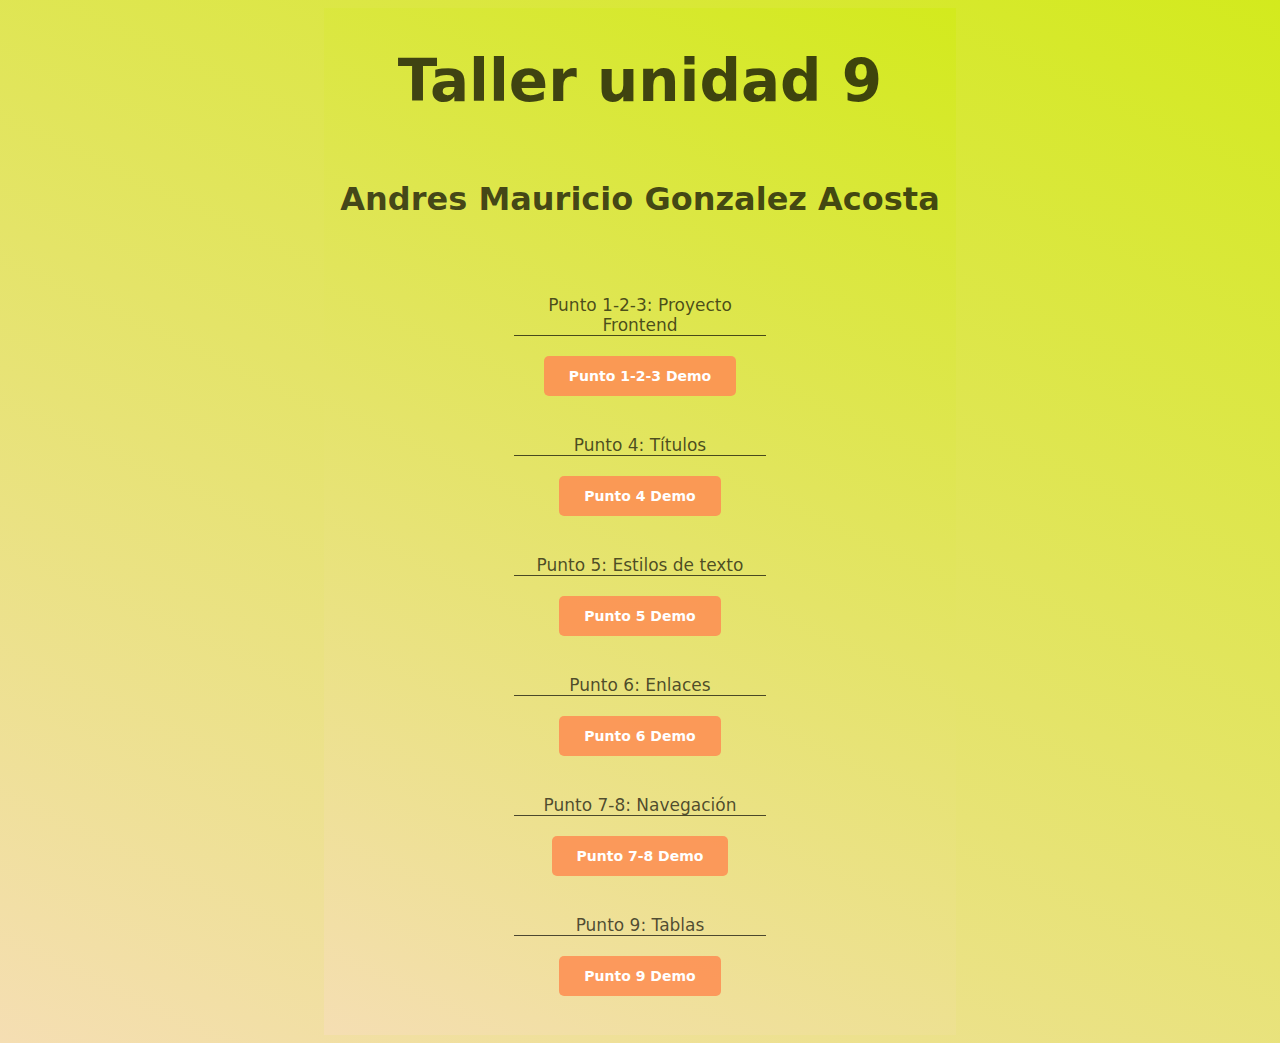
<file: index.html>
<!DOCTYPE html>
<html lang="en">
<head>
  <meta charset="UTF-8">
  <meta http-equiv="X-UA-Compatible" content="IE=edge">
  <meta name="viewport" content="width=device-width, initial-scale=1.0">
  <title>taller 9 menu</title>
  <link rel="stylesheet" href="./styles/styles.css">
</head>
<body> 
  <div>
    <h1> Taller unidad 9</h1>
    <h2>Andres Mauricio Gonzalez Acosta</h2>
    <nav>
      <ul>
        <li>
          <p>
            Punto 1-2-3: Proyecto Frontend
          </p> 
          <a href="./punto-1-2-3/index.html">
            Punto 1-2-3 Demo
          </a>
        </li>
        <li>
          <p>
            Punto 4: Títulos
          </p> 
          <a href="./punto-4/index.html">
            Punto 4 Demo
          </a>
        </li>
        <li>
          <p>
            Punto 5: Estilos de texto
          </p>
          <a href="./punto-5/index.html">
            Punto 5 Demo
          </a>
        </li>
        <li>
          <p>
            Punto 6: Enlaces
          </p>
          <a href="./punto-6/index.html">
            Punto 6 Demo
          </a>
        </li>
        <li>
          <p>
            Punto 7-8: Navegación
          </p>
          <a href="./punto-7-8/index.html">
            Punto 7-8 Demo
          </a>
        </li>
        <li>
          <p>
            Punto 9: Tablas
          </p>
          <a href="./punto-9/index.html">
            Punto 9 Demo
          </a>
        </li>
      </ul>
    </nav>
  </div> 
</body>
</html>
</file>
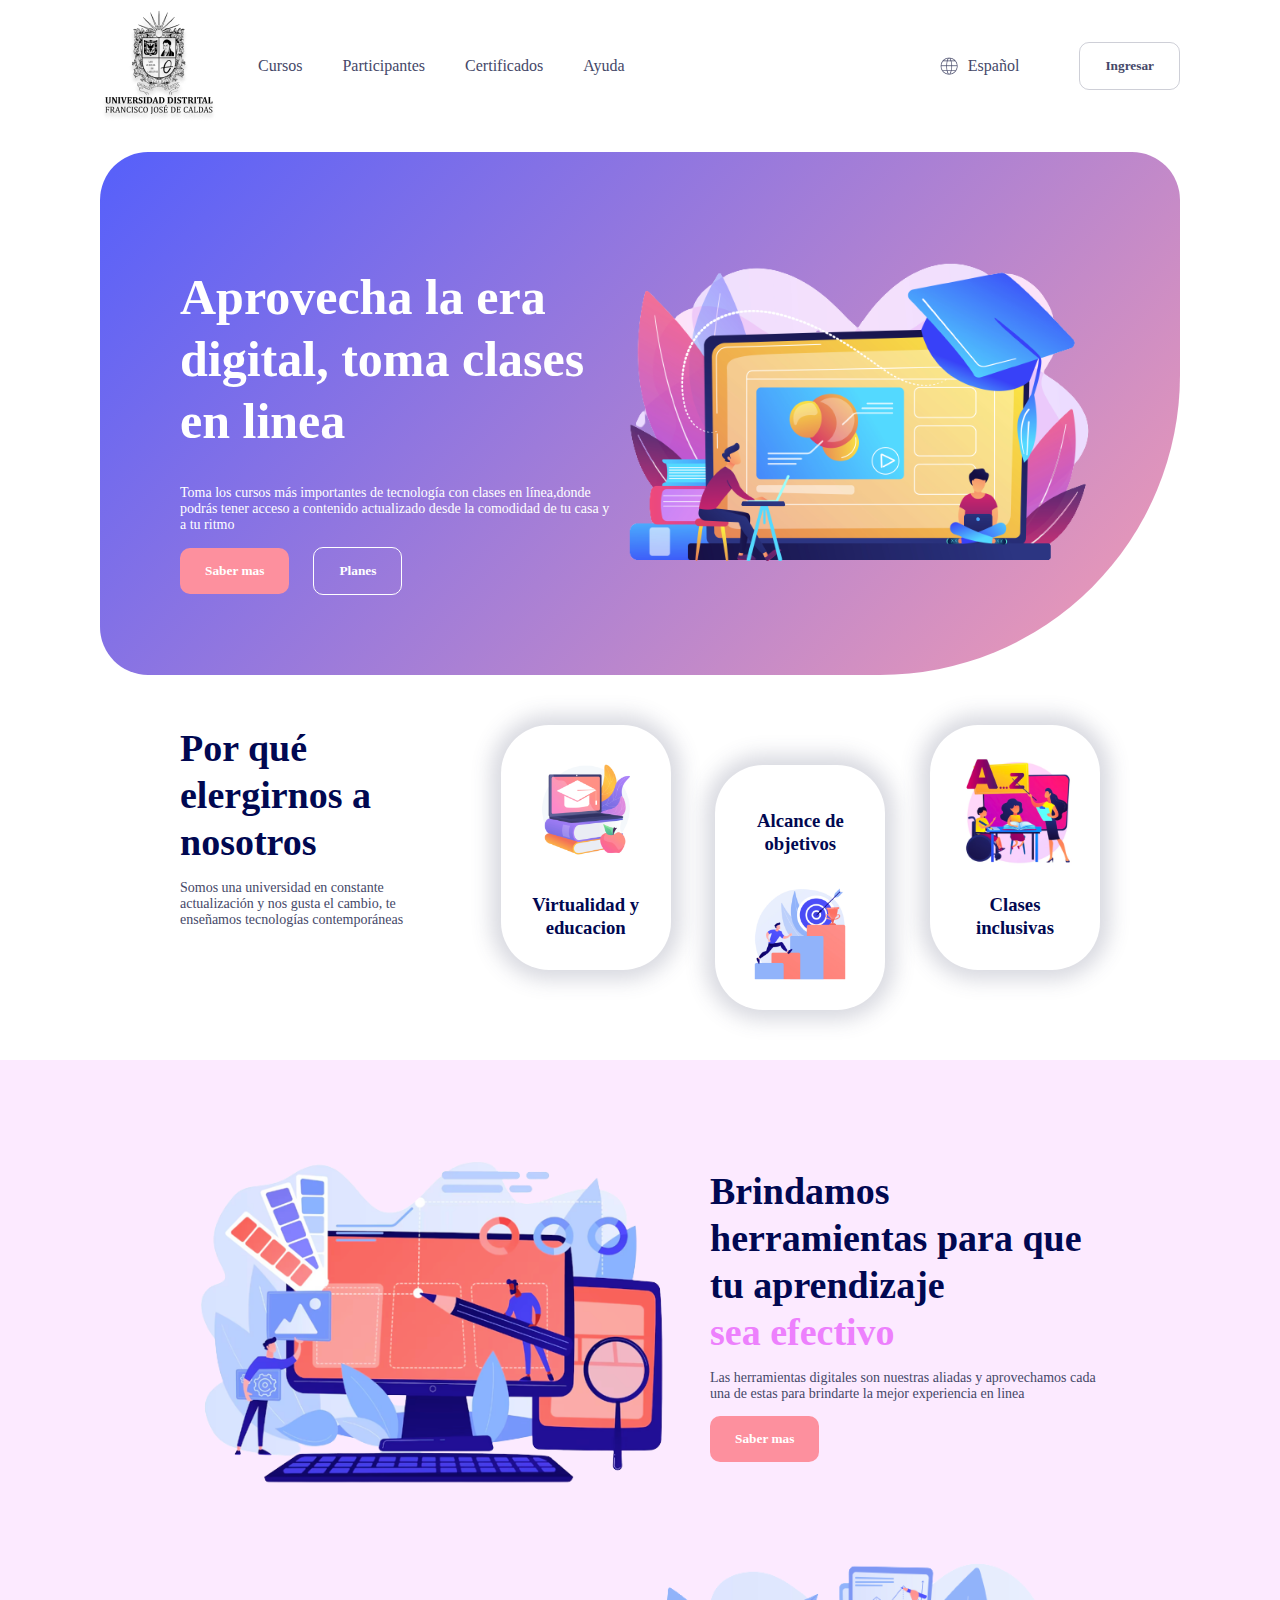
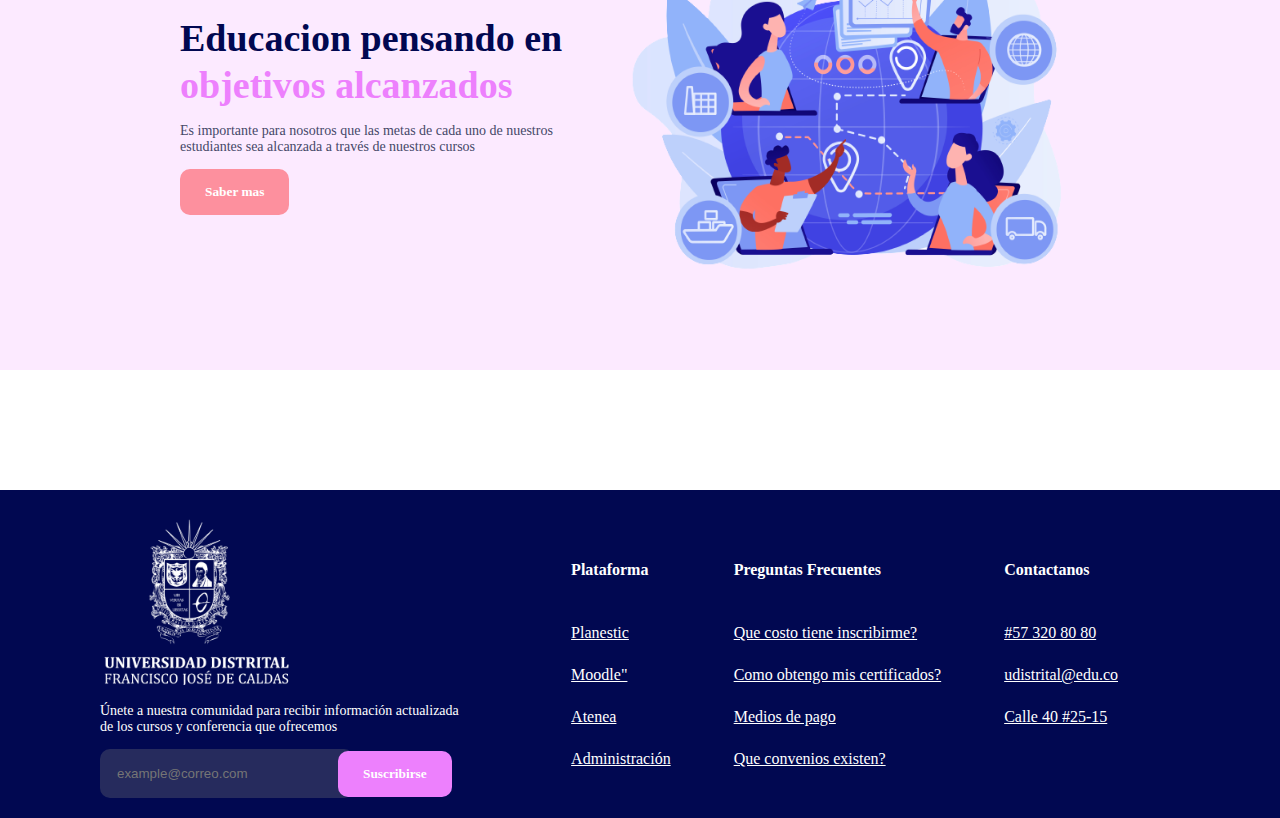
<file: punto-1-2-3/index.html>
<!DOCTYPE html>
<html lang="en">
<head>
    <meta charset="UTF-8">
    <meta name="viewport" content="width=device-width, initial-scale=1.0">
    <link rel="stylesheet" href="https://indestructibletype.com/fonts/Jost.css" type="text/css" charset="utf-8"/>
    <link rel="stylesheet" href="styles/common-styles.css">
    <link rel="stylesheet" href="styles/header-styles.css">
    <link rel="stylesheet" href="styles/banner-styles.css">
    <link rel="stylesheet" href="styles/section-1-styles.css">
    <link rel="stylesheet" href="styles/section-2-styles.css">
    <link rel="stylesheet" href="styles/footer-styles.css">
    <title>Page Desingn</title>
</head>
<body>
    <header>
        <div class="header__navigator">
            <img src="public/images/header-logo.png" alt="header logo">
            <nav>
                <ul>
                    <li><a href="#banner">Cursos</a></li>
                    <li><a href="#section-1">Participantes</a></li>
                    <li><a href="#section-2">Certificados</a></li>
                    <li><a href="#footer">Ayuda</a></li>
                </ul>
            </nav>
        </div>
        <div class="header__settings">
            <div class="language">
                <img src="public/images/header-world.png" alt="header world">
                <span>Español</span>
            </div>
            <button>Ingresar</button>
        </div>
    </header>
    <main>
        <section id="banner">
            <div class="banner__info">
                <div class="banner__texts">
                <h1>Aprovecha la era digital, toma clases en linea</h1>
                <p>
                    Toma los cursos más importantes de tecnología con clases en línea,donde podrás
                     tener acceso a contenido actualizado desde la comodidad de tu casa y a tu ritmo
                </p>
            </div>
                <div class="banner__buttons">
                    <button class="button--orange">Saber mas</button>
                    <button class="button--transparent">Planes</button>
                </div>
            </div>
            <img src="public/images/banner-online.png" alt="banner online">
        </section>
        <section id="section-1">
            <div class="section-1__info">
                <h2>Por qué elergirnos a nosotros</h2>
                <p>
                    Somos una universidad en constante actualización y nos gusta el cambio,
                    te enseñamos tecnologías contemporáneas
                </p>
            </div>
            <div class="section-1__card">
                <img 
                src="public/images/section1-education.png" 
                alt="education"
                width="120px"
                height="120px"
                >
                <h3>Virtualidad y educacion</h3>
            </div>
            <div class="section-1__card section-1__card-down">
                <h3>Alcance de objetivos</h3>
                <img 
                src="public/images/section1-goals.png" 
                alt="goals"
                width="120px"
                height="120px"
                >
            </div>
            <div class="section-1__card">
                <img 
                src="public/images/section1-teach.png" 
                alt="teach"
                width="120px"
                height="120px"
                >
                <h3>Clases inclusivas</h3>
            </div>
        </section>
        <section id="section-2">
            <div class="section-2__info">
                <img 
                src="public/images/section2-tools.png" 
                alt="tools"
                width="500px"
                height="350px"
                >
                <div>
                    <h2>Brindamos herramientas para que tu aprendizaje</h2>
                    <h2 class="title__pink">sea efectivo</h2>
                    <p>
                        Las herramientas digitales son nuestras aliadas
                        y aprovechamos cada una de estas para brindarte 
                        la mejor experiencia en linea
                    </p>
                    <button class="button--orange">Saber mas</button>
                </div>
            </div>
            <div class="section-2__info">
                <div>
                    <h2>Educacion pensando en</h2>
                    <h2 class="title__pink">objetivos alcanzados</h2>
                    <p>
                        Es importante para nosotros que las metas de cada
                        uno de nuestros estudiantes sea alcanzada a través
                        de nuestros cursos 
                    </p>
                    <button class="button--orange">Saber mas</button>
                </div>
                    <img 
                    src="public/images/section2-goals.png" 
                    alt="goals"
                    width="500px"
                    height="350px"
                    >
            </div>
        </section>
    </main>
    <footer id="footer">
        <div class="footer__info">
            <img 
            src="public/images/footer-logo.png" 
            alt="logo"
            width="200px"
            height="175px"
            >
            <p>Únete a nuestra comunidad para recibir información
                actualizada de los cursos y conferencia que ofrecemos
            </p>
            <form action="">
             <input
                type="email"
                placeholder="example@correo.com"
                name="user_email"
                >
                <button>Suscribirse</button>
            </form>
        </div>
        <div class="footer__list">
            <table>
                <thead>
                    <tr>
                        <th>Plataforma</th>
                        <th>Preguntas Frecuentes</th>
                        <th>Contactanos</th>
                    </tr>
                </thead>
                <tbody>
                    <tr>
                        <td><a href="">Planestic</a></td>
                        <td><a href="">Que costo tiene inscribirme?</a></td>
                        <td><a href="">#57 320 80 80</a></td>
                    </tr>
                    <tr>
                        <td><a href="">Moodle"</a></td>
                        <td><a href="">Como obtengo mis certificados?</a></td>
                        <td><a href="">udistrital@edu.co</a></td>
                    </tr>
                    <tr>
                        <td><a href="">Atenea</a></td>
                        <td><a href="">Medios de pago</a></td>
                        <td><a href="">Calle 40 #25-15</a></td>
                    </tr>
                    <tr>
                        <td><a href="">Administración</a></td>
                        <td><a href="">Que convenios existen?</a></td>
                    </tr>
                </tbody>
            </table>
        </div>
    </footer>
</body>
</html>
</file>
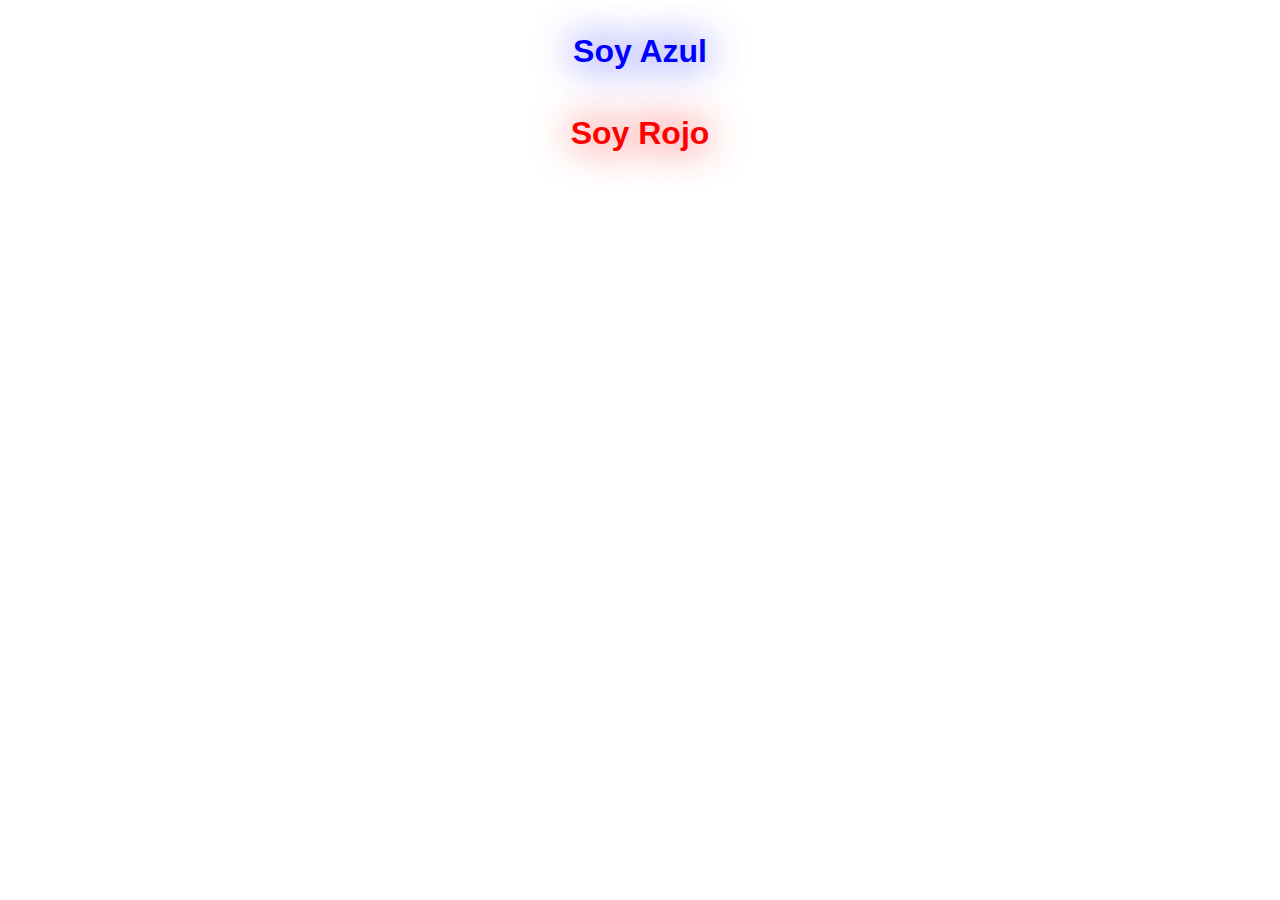
<file: punto-4/index.html>
<!DOCTYPE html>
<html lang="en">
<head>
    <meta charset="UTF-8">
    <meta name="viewport" content="width=device-width, initial-scale=1.0">
    <link rel="stylesheet" href="styles/styles.css">
    <title>Page-4</title>
</head>
<body>
    <h1 class="title__blue">
        Soy Azul
    </h1>
    <h1 class="title__red">
        Soy Rojo
    </h1>
</body>
</html>
</file>
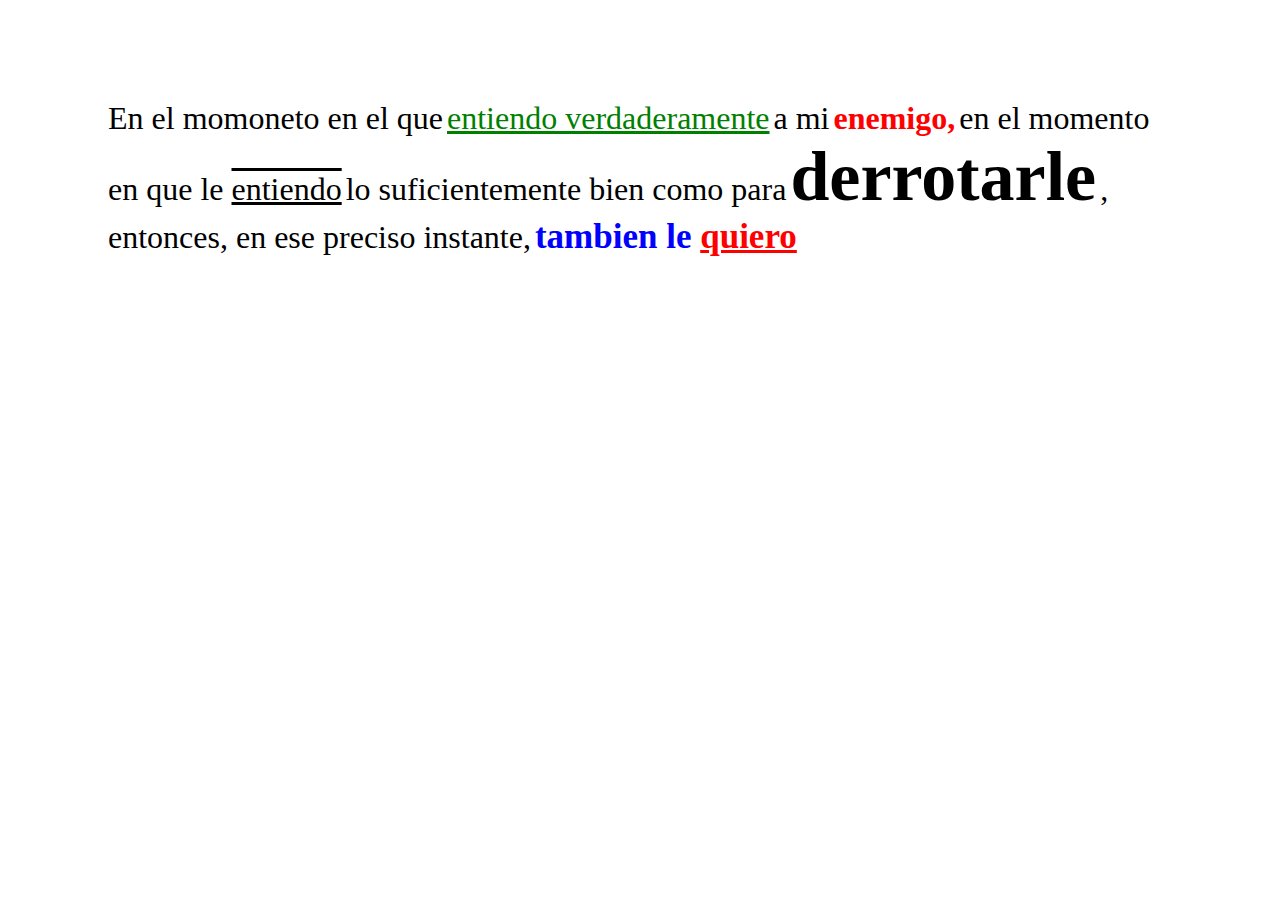
<file: punto-5/index.html>
<!DOCTYPE html>
<html lang="en">
<head>
    <meta charset="UTF-8">
    <meta name="viewport" content="width=device-width, initial-scale=1.0">
    <link rel="stylesheet" href="styles/styles.css">
    <title>Page-5</title>
</head>
<body>
    <p>
        <span>En el momoneto en el que</span>
        <u class="underlined-1">entiendo verdaderamente</u>
        <span>a mi</span>
        <strong class="line-1">enemigo,</strong>
        <span>en el momento en que le </span>
        <span class="two-under-over-lines">entiendo</span>
        <span>lo suficientemente bien como para</span>
        <strong class="line-2">derrotarle</strong>
        <span>, entonces, en ese preciso instante,</span>
        <b>tambien le </b>
        <b class="underlined-2">quiero</b>
    </p>
</body>
</html>
</file>
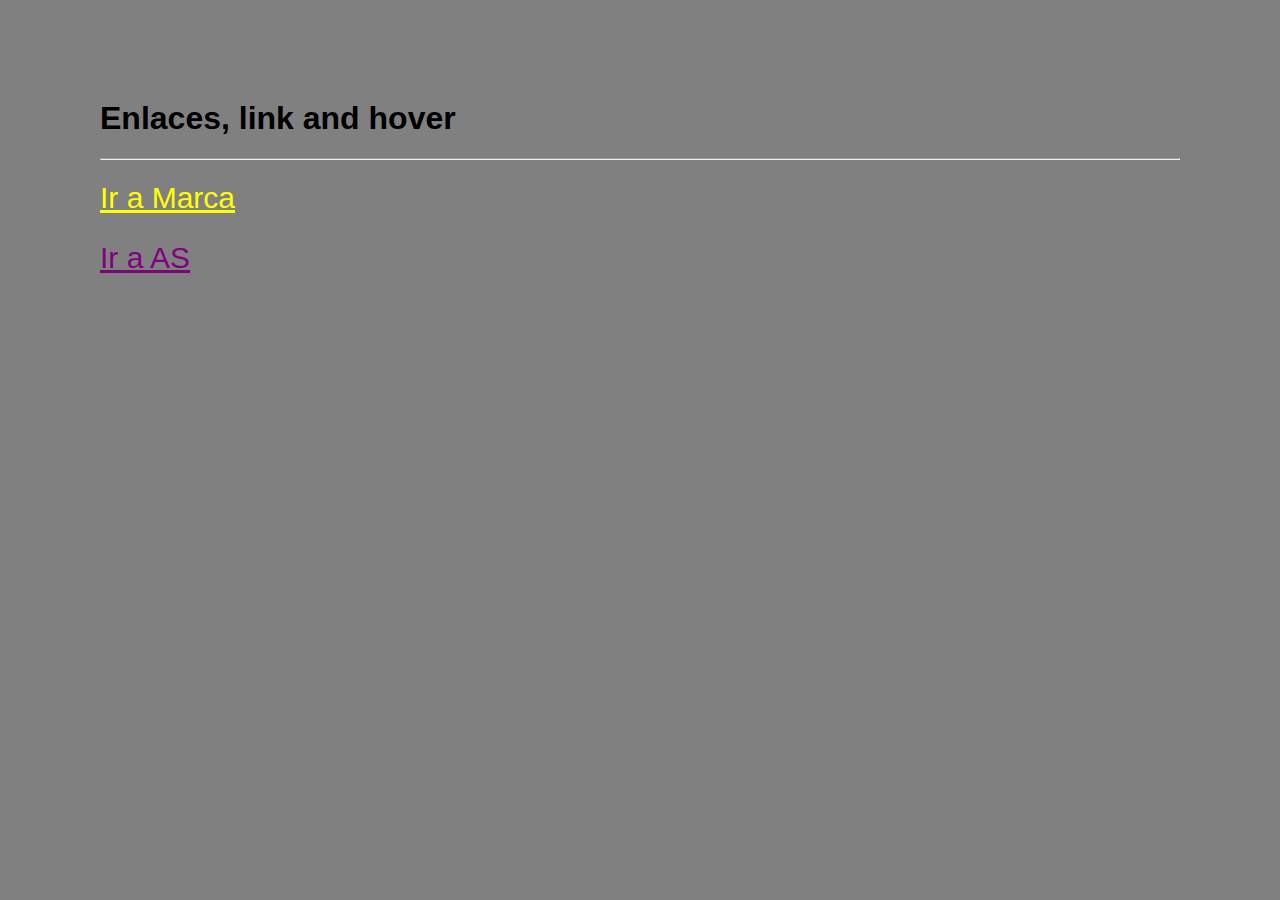
<file: punto-6/index.html>
<!DOCTYPE html>
<html lang="en">
<head>
    <meta charset="UTF-8">
    <meta name="viewport" content="width=device-width, initial-scale=1.0">
    <link rel="stylesheet" href="styles/styles.css">
    <title>Page-6</title>
</head>
<body>
    <h1>Enlaces, link and hover</h1>
    <hr>
    <div class="link-1">
    <a href="https://www.marca.com/">Ir a Marca</a>
    </div>
    <div class="link-2">
    <a href="https://colombia.as.com/">Ir a AS</a>
    </div>
</body>
</html>
</file>
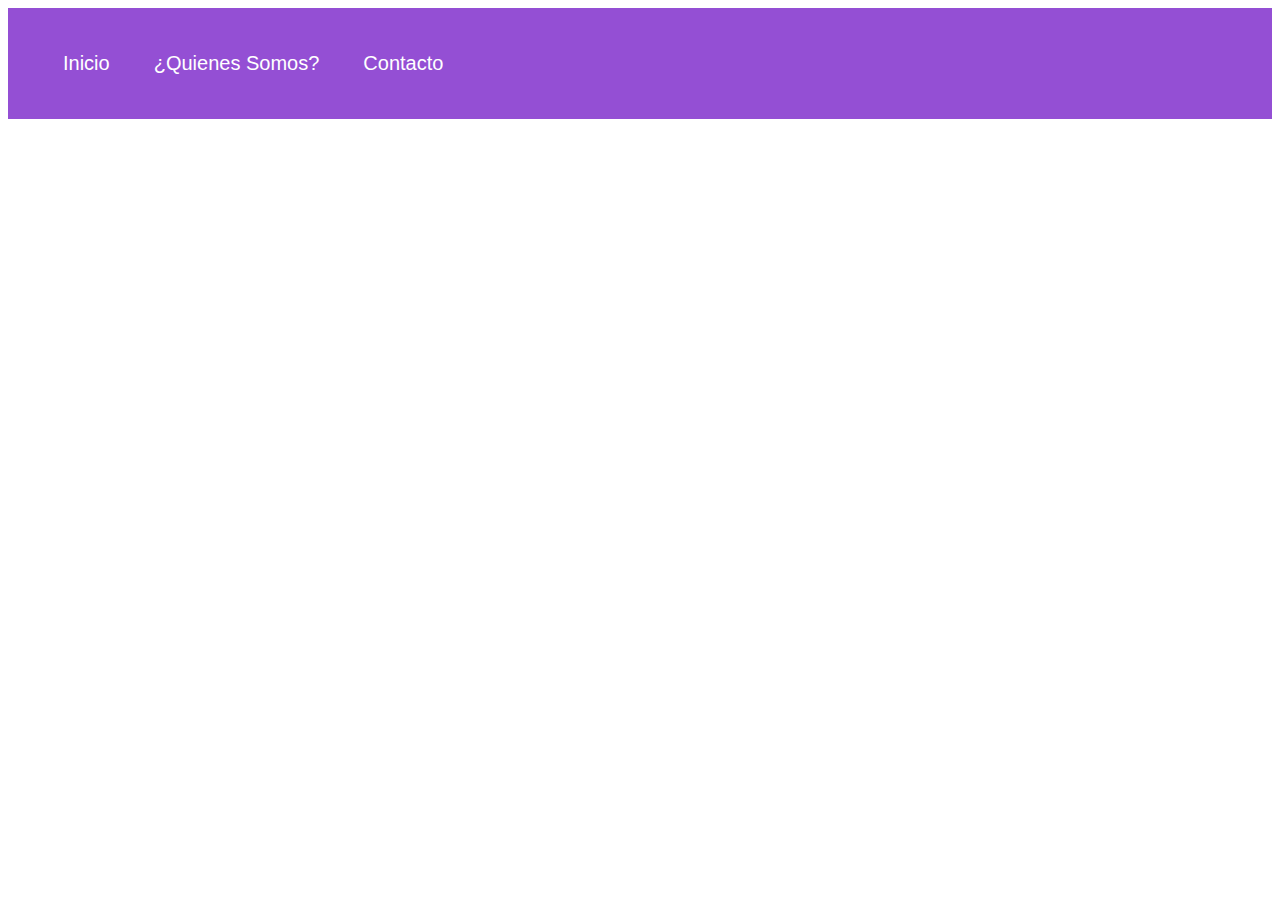
<file: punto-7-8/index.html>
<!DOCTYPE html>
<html lang="en">
<head>
    <meta charset="UTF-8">
    <meta name="viewport" content="width=device-width, initial-scale=1.0">
    <link rel="stylesheet" href="styles/styles.css">
    <title>Page-7-8</title>
</head>
<body>
    <div>
    <button>
        <span>Inicio</span>
    </button>
    <button>
        <span>¿Quienes Somos?</span>
    </button>
    <button>
        <span>Contacto</span>
    </button>
    </div>
</body>
</html>
</file>
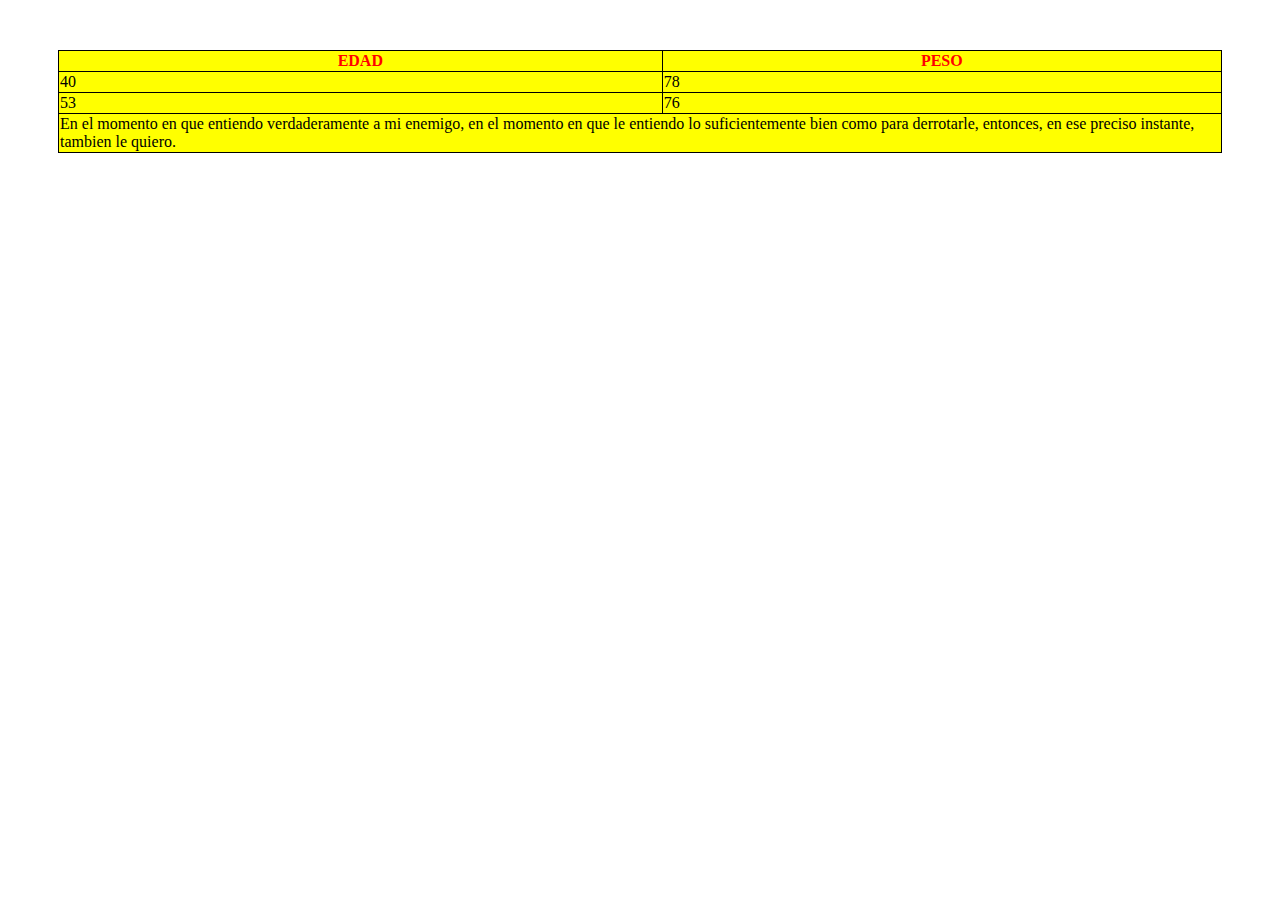
<file: punto-9/index.html>
<!DOCTYPE html>
<html lang="en">
<head>
    <meta charset="UTF-8">
    <meta name="viewport" content="width=device-width, initial-scale=1.0">
    <link rel="stylesheet" href="styles/styles.css">
    <title>Page-9</title>
</head>
<body>
    <table>
        <thead>
            <tr>
            <th>EDAD</th>
            <th>PESO</th>
            </tr>
        </thead>
        <tbody>
            <tr>
                <td>40</td>
                <td>78</td>
            </tr>
            <tr>
                <td>53</td>
                <td>76</td>
            </tr>
            <tr>
                <td colspan="2">En el momento en que entiendo verdaderamente a mi enemigo, en el momento en que 
                    le entiendo lo suficientemente bien como para derrotarle, entonces, en ese 
                    preciso instante, tambien le quiero.
                </td>
            </tr>
        </tbody>
    </table>
</body>
</html>
</file>
<file: styles/styles.css>
body {
  text-align: center;
  color: #000000b5;
  font-family: system-ui, -apple-system;
}

body, div {
  display: flex;
  justify-content: center;
  align-items: center;
  background: linear-gradient(25deg, wheat, #d3ea1d);
}

div {
  flex-direction: column;
  width: 50%;
  height: 50%;
  text-align: center;
}

h1 {
  font-size: 58px;
}

h2 {
  font-size: 32px;
}

nav {
  width: 40%;
}

ul {
  padding: 0;
  text-align: center;
  list-style: none;
}

li {
  margin: 50px 0;
}

p {
  margin: 40px 0 30px;
  color: #000000ae;
  font-size: 17px;
  border-bottom: 1px solid;
}

a {
  padding: 12px 25px;
  color: #ffffff;
  background-color: #fd8f54e2;
  border: none;
  border-radius: 5px;
  font-family: system-ui, -apple-system;
  font-size: 14px;
  font-weight: bold;
  text-decoration: none;
  cursor: pointer;
}

a:hover {
  background-color: #e87537e2;
}
</file>
<file: punto-1-2-3/styles/common-styles.css>
body { 
    margin: 0px;
}

a {
    font-family: "Jost";
}

button {
    padding: 15px 25px;
    font-family: "Jost";
    font-weight: bold;
    border-radius: 10px;
    cursor: pointer;
}

p {
    font-family: "Jost";
    font-size: 14px;
}

.button--orange {
    background-color: #FD909E;
    color: white;
    border: none;
}

h2 {
    font-family: "Jost";
    font-size: 38px;
    color: #010851;
    line-height: 124%;
    letter-spacing: -1%;
    margin: 0;   
}

h3 {
    font-family: "Jost";
    color: #010851;
    line-height: 124%;
    letter-spacing: -1%;
}
</file>
<file: punto-1-2-3/styles/header-styles.css>
header {
    display: flex;
    justify-content: space-between;
    margin: 10px 100px ;
}

.header__navigator {
    display: flex;
    align-items: center;
}

ul {
    display: flex;
    list-style: none;
    gap: 40px; 
}

nav a {
    color: #454868;
    text-decoration:none;
    font-weight: 500;
}

.header__settings {
    display: flex;
    align-items: center;
    gap: 60px;
}

.language {
    display: flex;
    align-items: center;
    gap: 10px;
    font-family: "Jots";
    font-weight: 300;
    color: #454868;
}

header button {
    background-color: transparent;
    border: 1px solid #45486843;
    color: #454868;
}
</file>
<file: punto-1-2-3/styles/banner-styles.css>
#banner {
    display: flex;
    margin: 30px 100px;
    padding: 80px;
    align-items: center;
    background: linear-gradient(313deg, #EE9AB5 3.28%, #5961F9 97.84%);
    border-radius: 48px 48px 300px 48px;
    color: white;
}

h1 {
    font-family: "Jost";
    font-size: 50px;
    line-height: 124%;
    letter-spacing: -1%;
}

#banner img {
    width: 515px;
    height: 325px;
}

.button--transparent {
    background-color: transparent;
    color: white;
    border: 1px solid;
    margin-left: 20px;
}
</file>
<file: punto-1-2-3/styles/section-1-styles.css>
#section-1 {
    display: flex;
    margin: 50px 180px;
    justify-content: space-between;
}

.section-1__info {
    width: 30%;
}
 
.section-1__info p {
    color: #454868;
}

.section-1__card {
    width: min-content;
    height: 195px;
    text-align: center; 
    padding: 25px;
    border-radius: 48px;
    box-shadow: 0px 0px 20px 10px #45486835;
}

.section-1__card-down {
    margin-top: 40px;
}
</file>
<file: punto-1-2-3/styles/section-2-styles.css>
#section-2 {
    padding: 30px 180px ;
    background-color: #ec80fd2b;
}

.section-2__info {
    display: flex;
    align-items: center;
    gap: 30px;
    margin: 50px 0px;
}

.title__pink {
    color: #ED80FD;
}

.section-2__info p {
    color: #454868;
}
</file>
<file: punto-1-2-3/styles/footer-styles.css>
footer {
    display: flex;
    justify-content: space-between;
    align-items: center;
    margin-top: 120px;
    padding: 20px 100px;
    background-color: #010851;
    color: white;
}

.footer__info {
    width: 34%;
}

form button {
    font-family: "Jost";
    background-color: #ED80fd;
    color: white;
    border: none;
}

input {
    width: 220px;
    margin-right: -20px;
    padding: 17px;
    background-color: #4548688c;
    border: none;
    border-radius: 10px;
}

table {
    font-family: Jost;
    text-align: left;
}

th {
    height: 80px;
}

tr {
    height: 40px;
}

td {
    padding-right: 60px;
}

td a {
    color: white;
}
</file>
<file: punto-4/styles/styles.css>
h1 {
    text-align: center;
    line-height: 60px;
    font-family: Arial
    
}

.title__blue {
    color: blue;
    text-shadow: 0px 0px 40px blue;
}

.title__red {
    color: red;
    text-shadow: 0px 0px 40px red;
}
</file>
<file: punto-5/styles/styles.css>
p {
    margin: 100px;
}

p span {
    font-size: 32px;
}

.underlined-1 {
    color: green;
    font-size: 32px;
}

.line-1 {
    color: red;
    font-size: 32px;
}

.two-under-over-lines {
    text-decoration: underline overline;
} 

.line-2 {
    font-size: 70px;
}

b {
    color: blue;
    font-size: 35px;
}

.underlined-2 {
    color: red;
    font-size: 35px;
    text-decoration: underline;
}
</file>
<file: punto-6/styles/styles.css>
body {
    font-family: Arial;
    margin: 100px;
    text-align: left;
    background-color: gray;
}

body div {
    font-size: 30px;
    line-height: 60px;
}

.link-1 a {
    color: yellow;
}

.link-2 a {
    color: purple;
}
</file>
<file: punto-7-8/styles/styles.css>
body div {
    background-color: rgb(148, 79, 212);
    padding: 40px 35px;
    
}

button {
    border: 0;
    cursor: pointer;
    background: blue;
    font-size: 20px;
    color: white;
    padding: 4px  0px;
}

button span {
    background-color: rgb(148, 79, 212);
    padding: 20px 20px;
}

button:hover span {
    background: none;
}

button:active {
    transition: scale(0.9);
}
</file>
<file: punto-9/styles/styles.css>
body table, th, td {
    background: yellow;
    border: 1px solid black;
    border-collapse: collapse;
    margin: 50px;
}

thead {
    color: red;
}
</file>
